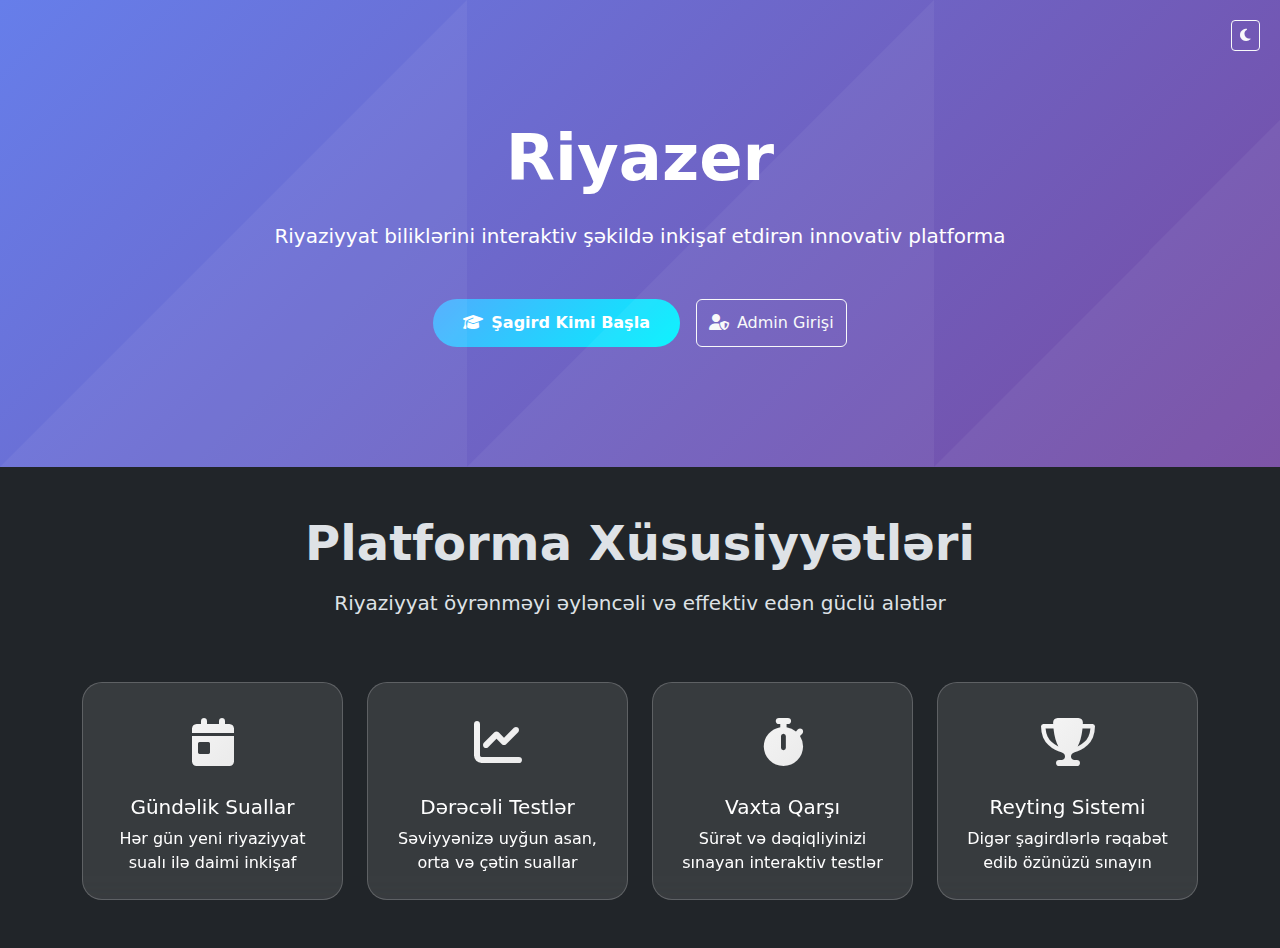
<file: templates/index.html>
<!DOCTYPE html>
<html lang="az" data-bs-theme="dark">
<head>
    <meta charset="UTF-8">
    <meta name="viewport" content="width=device-width, initial-scale=1.0">
    <title>Riyazer - Riyaziyyat Platforması</title>
    <link href="https://cdn.jsdelivr.net/npm/bootstrap@5.3.2/dist/css/bootstrap.min.css" rel="stylesheet">
    <link href="https://cdnjs.cloudflare.com/ajax/libs/font-awesome/6.4.0/css/all.min.css" rel="stylesheet">
    <style>
        :root {
            --primary-gradient: linear-gradient(135deg, #667eea 0%, #764ba2 100%);
            --success-gradient: linear-gradient(135deg, #4facfe 0%, #00f2fe 100%);
            --warning-gradient: linear-gradient(135deg, #f093fb 0%, #f5576c 100%);
            --danger-gradient: linear-gradient(135deg, #fd746c 0%, #ff9068 100%);
        }
        
        .hero-section {
            background: var(--primary-gradient);
            color: white;
            padding: 120px 0;
            position: relative;
            overflow: hidden;
        }
        
        .hero-section::before {
            content: '';
            position: absolute;
            top: 0;
            left: 0;
            right: 0;
            bottom: 0;
            background: url('data:image/svg+xml,<svg xmlns="http://www.w3.org/2000/svg" viewBox="0 0 1000 1000"><polygon fill="rgba(255,255,255,0.05)" points="0,1000 1000,0 1000,1000"/></svg>');
        }
        
        .feature-card {
            border: none;
            border-radius: 20px;
            background: rgba(255, 255, 255, 0.1);
            backdrop-filter: blur(10px);
            border: 1px solid rgba(255, 255, 255, 0.2);
            transition: all 0.3s ease;
            color: white;
            height: 100%;
        }
        
        .feature-card:hover {
            transform: translateY(-10px);
            box-shadow: 0 20px 40px rgba(0,0,0,0.3);
        }
        
        .feature-icon {
            font-size: 3rem;
            margin-bottom: 1rem;
            background: linear-gradient(135deg, #fff, #e0e0e0);
            -webkit-background-clip: text;
            -webkit-text-fill-color: transparent;
        }
        
        .theme-switch {
            position: fixed;
            top: 20px;
            right: 20px;
            z-index: 1000;
        }
        
        .btn-glow {
            background: var(--success-gradient);
            border: none;
            color: white;
            padding: 12px 30px;
            border-radius: 50px;
            font-weight: 600;
            transition: all 0.3s ease;
        }
        
        .btn-glow:hover {
            transform: scale(1.05);
            box-shadow: 0 10px 30px rgba(79, 172, 254, 0.4);
        }
        
        .student-dashboard {
            display: none;
        }
        
        .question-container {
            background: rgba(255, 255, 255, 0.05);
            border-radius: 15px;
            padding: 25px;
            margin: 20px 0;
            border: 1px solid rgba(255, 255, 255, 0.1);
        }
        
        .stats-card {
            background: rgba(255, 255, 255, 0.05);
            border-radius: 15px;
            padding: 20px;
            border: 1px solid rgba(255, 255, 255, 0.1);
        }
    </style>
</head>
<body>
    <!-- Theme Switch -->
    <div class="theme-switch">
        <button class="btn btn-outline-light btn-sm" onclick="toggleTheme()">
            <i class="fas fa-moon"></i>
        </button>
    </div>

    <!-- Hero Section -->
    <section class="hero-section text-center" id="heroSection">
        <div class="container">
            <div class="row justify-content-center">
                <div class="col-lg-8">
                    <h1 class="display-3 fw-bold mb-4">Riyazer</h1>
                    <p class="lead mb-5">Riyaziyyat biliklərini interaktiv şəkildə inkişaf etdirən innovativ platforma</p>
                    <div class="d-flex gap-3 justify-content-center flex-wrap">
                        <button class="btn btn-glow" onclick="showStudentLogin()">
                            <i class="fas fa-graduation-cap me-2"></i>Şagird Kimi Başla
                        </button>
                        <button class="btn btn-outline-light" onclick="showAdminLogin()">
                            <i class="fas fa-user-shield me-2"></i>Admin Girişi
                        </button>
                    </div>
                </div>
            </div>
        </div>
    </section>

    <!-- Features Section -->
    <section class="py-5" id="featuresSection">
        <div class="container">
            <div class="row justify-content-center mb-5">
                <div class="col-lg-8 text-center">
                    <h2 class="display-5 fw-bold mb-3">Platforma Xüsusiyyətləri</h2>
                    <p class="lead">Riyaziyyat öyrənməyi əyləncəli və effektiv edən güclü alətlər</p>
                </div>
            </div>
            <div class="row g-4">
                <div class="col-md-6 col-lg-3">
                    <div class="feature-card text-center p-4">
                        <div class="feature-icon">
                            <i class="fas fa-calendar-day"></i>
                        </div>
                        <h5>Gündəlik Suallar</h5>
                        <p class="mb-0">Hər gün yeni riyaziyyat sualı ilə daimi inkişaf</p>
                    </div>
                </div>
                <div class="col-md-6 col-lg-3">
                    <div class="feature-card text-center p-4">
                        <div class="feature-icon">
                            <i class="fas fa-chart-line"></i>
                        </div>
                        <h5>Dərəcəli Testlər</h5>
                        <p class="mb-0">Səviyyənizə uyğun asan, orta və çətin suallar</p>
                    </div>
                </div>
                <div class="col-md-6 col-lg-3">
                    <div class="feature-card text-center p-4">
                        <div class="feature-icon">
                            <i class="fas fa-stopwatch"></i>
                        </div>
                        <h5>Vaxta Qarşı</h5>
                        <p class="mb-0">Sürət və dəqiqliyinizi sınayan interaktiv testlər</p>
                    </div>
                </div>
                <div class="col-md-6 col-lg-3">
                    <div class="feature-card text-center p-4">
                        <div class="feature-icon">
                            <i class="fas fa-trophy"></i>
                        </div>
                        <h5>Reyting Sistemi</h5>
                        <p class="mb-0">Digər şagirdlərlə rəqabət edib özünüzü sınayın</p>
                    </div>
                </div>
            </div>
        </div>
    </section>

    <!-- Student Login Modal -->
    <div class="modal fade" id="studentLoginModal" tabindex="-1">
        <div class="modal-dialog modal-dialog-centered">
            <div class="modal-content">
                <div class="modal-header">
                    <h5 class="modal-title">Şagird Qeydiyyatı</h5>
                    <button type="button" class="btn-close" data-bs-dismiss="modal"></button>
                </div>
                <div class="modal-body">
                    <form id="studentRegistrationForm">
                        <div class="mb-3">
                            <label class="form-label">Ad və Soyad</label>
                            <input type="text" class="form-control" id="fullName" required>
                        </div>
                        <div class="mb-3">
                            <label class="form-label">İstifadəçi Adı</label>
                            <input type="text" class="form-control" id="username" required>
                        </div>
                        <button type="submit" class="btn btn-primary w-100">
                            <i class="fas fa-user-plus me-2"></i>Qeydiyyatdan Keç
                        </button>
                    </form>
                </div>
            </div>
        </div>
    </div>

    <!-- Admin Login Modal -->
    <div class="modal fade" id="adminLoginModal" tabindex="-1">
        <div class="modal-dialog modal-dialog-centered">
            <div class="modal-content">
                <div class="modal-header">
                    <h5 class="modal-title">Admin Girişi</h5>
                    <button type="button" class="btn-close" data-bs-dismiss="modal"></button>
                </div>
                <div class="modal-body">
                    <form id="adminLoginForm">
                        <div class="mb-3">
                            <label class="form-label">Admin Parolu</label>
                            <input type="password" class="form-control" id="adminPassword" required>
                        </div>
                        <button type="submit" class="btn btn-primary w-100">
                            <i class="fas fa-sign-in-alt me-2"></i>Daxil Ol
                        </button>
                    </form>
                </div>
            </div>
        </div>
    </div>

    <!-- Student Dashboard -->
    <div class="container mt-4 student-dashboard" id="studentDashboard">
        <div class="row">
            <div class="col-md-3">
                <div class="stats-card">
                    <h5 id="studentName">Şagird Paneli</h5>
                    <div id="studentStats">
                        <p><strong>Ümumi Bal:</strong> <span id="totalScore">0</span></p>
                        <p><strong>Bu Ay:</strong> <span id="monthlyScore">0</span></p>
                        <p><strong>Dəqiqlik:</strong> <span id="accuracy">0%</span></p>
                    </div>
                </div>
                
                <div class="list-group mt-3">
                    <button class="list-group-item list-group-item-action" onclick="showDailyQuestions()">
                        <i class="fas fa-calendar-day me-2"></i>Gündəlik Suallar
                    </button>
                    <button class="list-group-item list-group-item-action" onclick="showGradedQuestions()">
                        <i class="fas fa-chart-line me-2"></i>Dərəcəli Testlər
                    </button>
                    <button class="list-group-item list-group-item-action" onclick="showStatistics()">
                        <i class="fas fa-chart-bar me-2"></i>Statistika
                    </button>
                    <button class="list-group-item list-group-item-action" onclick="showRating()">
                        <i class="fas fa-trophy me-2"></i>Reyting
                    </button>
                    <button class="list-group-item list-group-item-action text-danger" onclick="logout()">
                        <i class="fas fa-sign-out-alt me-2"></i>Çıxış
                    </button>
                </div>
            </div>
            
            <div class="col-md-9">
                <div id="contentArea">
                    <div class="stats-card text-center">
                        <i class="fas fa-home fa-3x text-muted mb-3"></i>
                        <h4>Xoş gəlmisiniz!</h4>
                        <p class="text-muted">Sol tərəfdən bir seçim edərək başlaya bilərsiniz.</p>
                    </div>
                </div>
            </div>
        </div>
    </div>

    <!-- Admin Dashboard -->
    <div class="container mt-4 student-dashboard" id="adminDashboard">
        <div class="row">
            <div class="col-md-3">
                <div class="stats-card">
                    <h5><i class="fas fa-user-shield me-2"></i>Admin Paneli</h5>
                    <p>İdarəetmə alətlərinə giriş</p>
                </div>
                
                <div class="list-group mt-3">
                    <button class="list-group-item list-group-item-action" onclick="showAddQuestion()">
                        <i class="fas fa-plus me-2"></i>Yeni Sual Əlavə Et
                    </button>
                    <button class="list-group-item list-group-item-action" onclick="showManageQuestions()">
                        <i class="fas fa-edit me-2"></i>Sualı İdarə Et
                    </button>
                    <button class="list-group-item list-group-item-action" onclick="showScoreSystem()">
                        <i class="fas fa-cog me-2"></i>Bal Sistemini Tənzimlə
                    </button>
                    <button class="list-group-item list-group-item-action" onclick="showAdminRating()">
                        <i class="fas fa-chart-bar me-2"></i>Reyting Cədvəli
                    </button>
                    <button class="list-group-item list-group-item-action text-danger" onclick="logout()">
                        <i class="fas fa-sign-out-alt me-2"></i>Çıxış
                    </button>
                </div>
            </div>
            
            <div class="col-md-9">
                <div id="adminContentArea">
                    <div class="stats-card text-center">
                        <i class="fas fa-user-shield fa-3x text-muted mb-3"></i>
                        <h4>Admin Paneline Xoş Gəlmisiniz!</h4>
                        <p class="text-muted">Sol tərəfdən idarəetmə alətlərini seçin.</p>
                    </div>
                </div>
            </div>
        </div>
    </div>

    <script src="https://cdn.jsdelivr.net/npm/bootstrap@5.3.2/dist/js/bootstrap.bundle.min.js"></script>
    <script src="/static/js/script.js"></script>
</body>
</html>
</file>
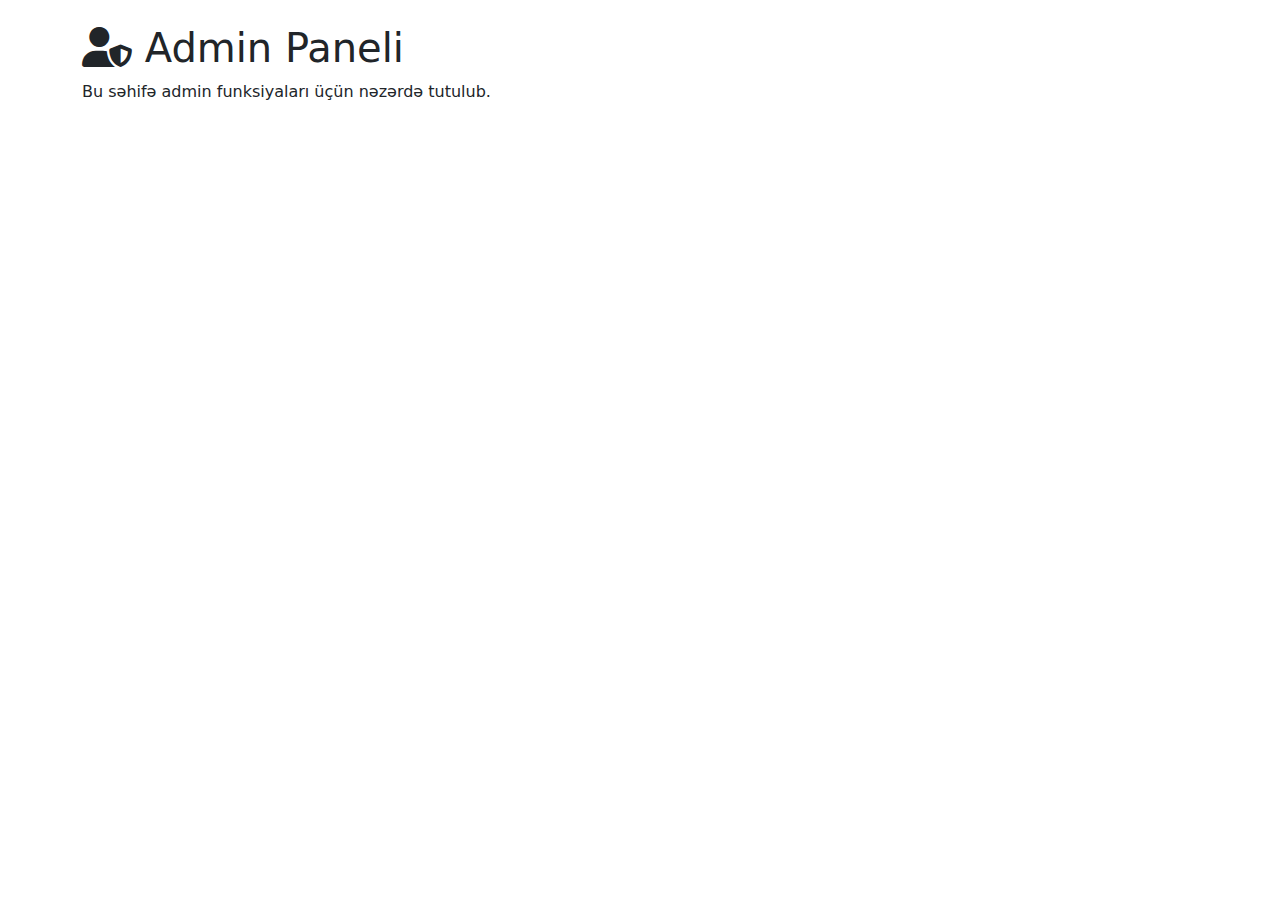
<file: templates/admin.html>
<!DOCTYPE html>
<html lang="az">
<head>
    <meta charset="UTF-8">
    <meta name="viewport" content="width=device-width, initial-scale=1.0">
    <title>Admin Paneli - Riyazer</title>
    <link href="https://cdn.jsdelivr.net/npm/bootstrap@5.3.2/dist/css/bootstrap.min.css" rel="stylesheet">
    <link href="https://cdnjs.cloudflare.com/ajax/libs/font-awesome/6.4.0/css/all.min.css" rel="stylesheet">
</head>
<body>
    <div class="container mt-4">
        <h1><i class="fas fa-user-shield"></i> Admin Paneli</h1>
        <p>Bu səhifə admin funksiyaları üçün nəzərdə tutulub.</p>
    </div>
</body>
</html>
</file>
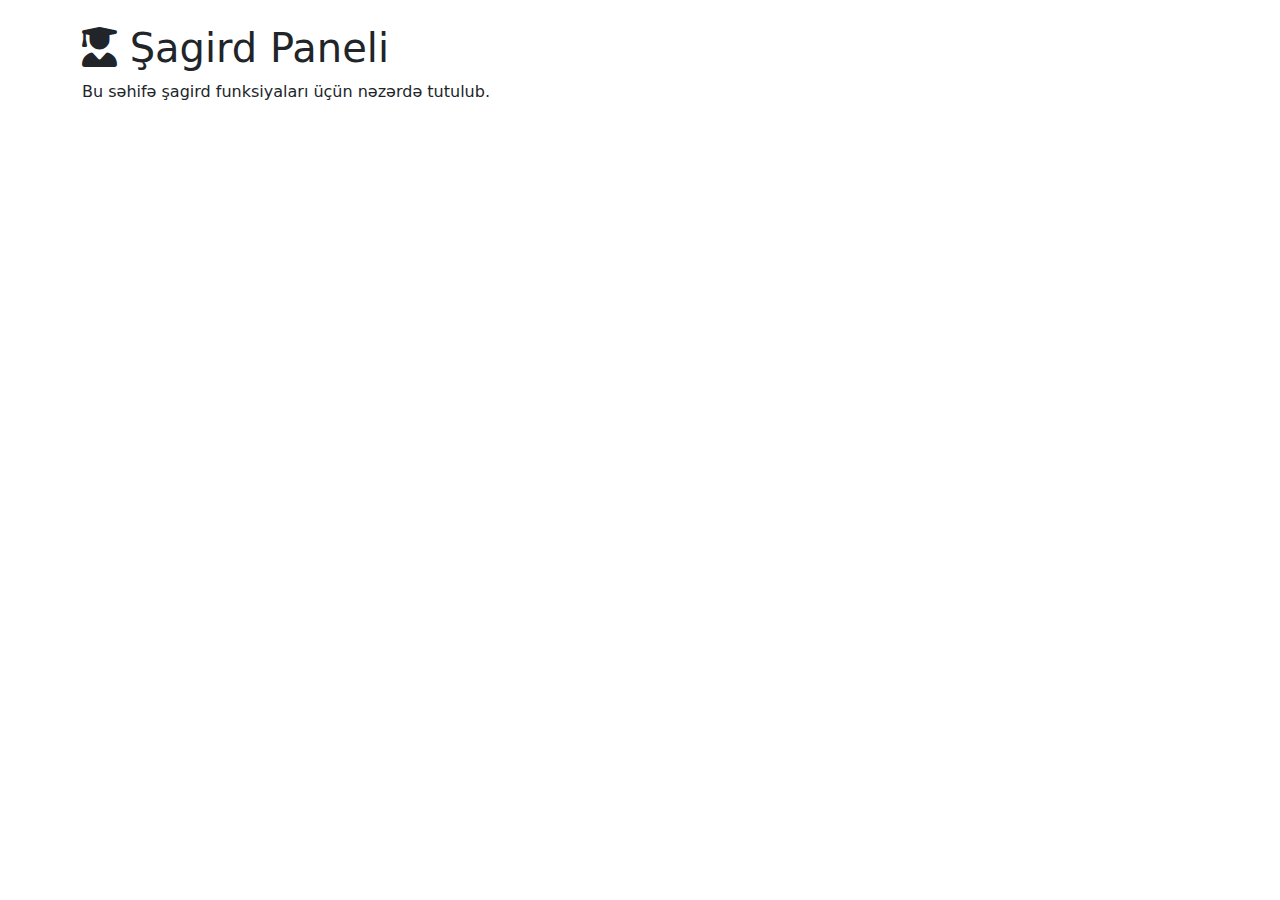
<file: templates/student.html>
<!DOCTYPE html>
<html lang="az">
<head>
    <meta charset="UTF-8">
    <meta name="viewport" content="width=device-width, initial-scale=1.0">
    <title>Şagird Paneli - Riyazer</title>
    <link href="https://cdn.jsdelivr.net/npm/bootstrap@5.3.2/dist/css/bootstrap.min.css" rel="stylesheet">
    <link href="https://cdnjs.cloudflare.com/ajax/libs/font-awesome/6.4.0/css/all.min.css" rel="stylesheet">
</head>
<body>
    <div class="container mt-4">
        <h1><i class="fas fa-user-graduate"></i> Şagird Paneli</h1>
        <p>Bu səhifə şagird funksiyaları üçün nəzərdə tutulub.</p>
    </div>
</body>
</html>
</file>
